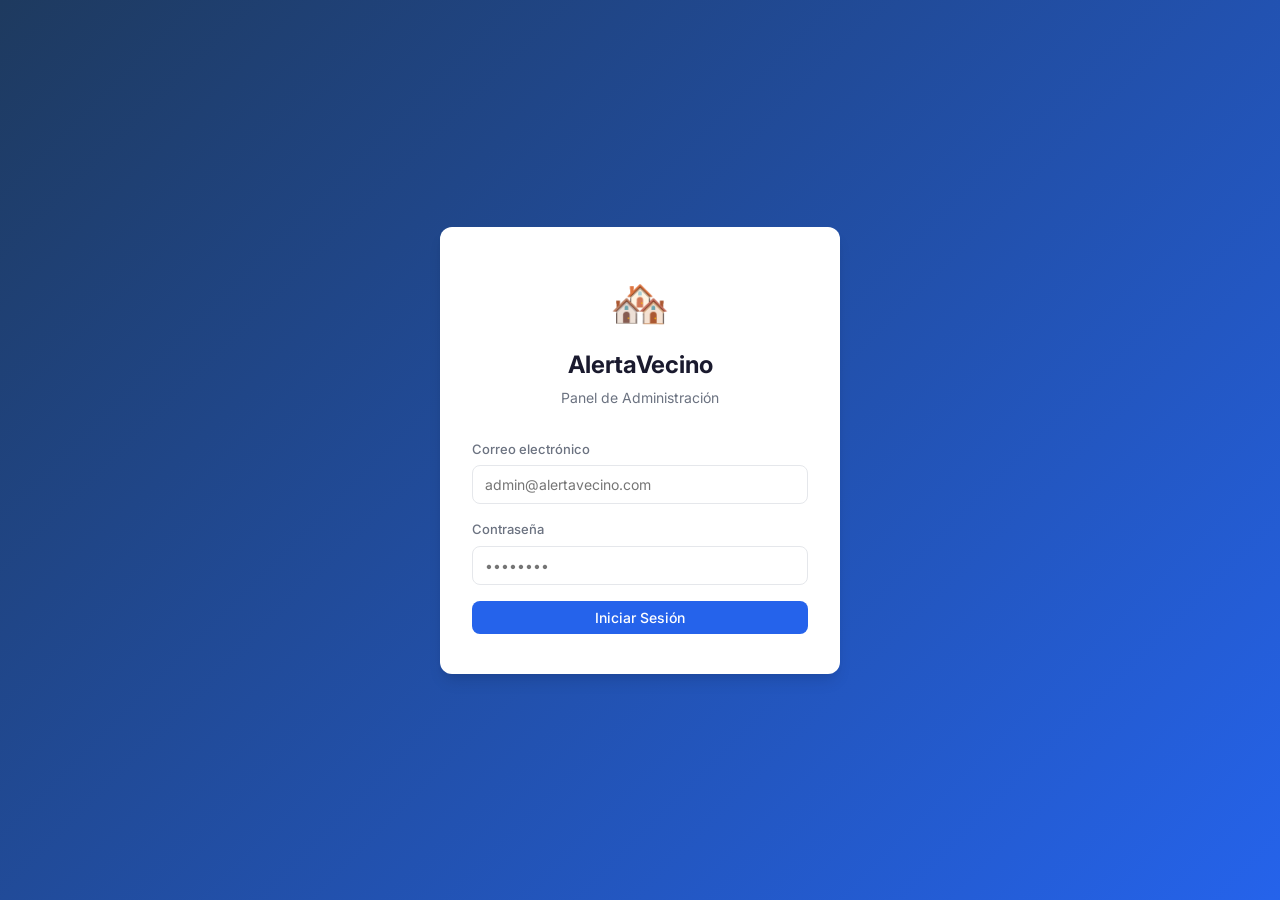
<file: admin_web/index.html>
<!DOCTYPE html>
<html lang="es">
<head>
  <meta charset="UTF-8">
  <meta name="viewport" content="width=device-width, initial-scale=1.0">
  <title>AlertaVecino — Panel</title>
  <link rel="preconnect" href="https://fonts.googleapis.com">
  <link rel="preconnect" href="https://fonts.gstatic.com" crossorigin>
  <link href="https://fonts.googleapis.com/css2?family=Inter:wght@400;500;600;700&display=swap" rel="stylesheet">
  <link rel="stylesheet" href="style.css">
</head>
<body>
  <!-- Login Screen -->
  <div id="login-screen" class="screen active">
    <div class="login-card">
      <div class="login-logo">
        <div class="logo-icon">🏘️</div>
        <h1>AlertaVecino</h1>
        <p class="subtitle">Panel de Administración</p>
      </div>
      <form id="login-form">
        <div class="form-group">
          <label for="login-email">Correo electrónico</label>
          <input type="email" id="login-email" placeholder="admin@alertavecino.com" required>
        </div>
        <div class="form-group">
          <label for="login-password">Contraseña</label>
          <input type="password" id="login-password" placeholder="••••••••" required>
        </div>
        <div id="login-error" class="error-msg hidden"></div>
        <button type="submit" id="login-btn" class="btn btn-primary btn-full">
          <span class="btn-text">Iniciar Sesión</span>
          <span class="btn-loader hidden"></span>
        </button>
      </form>
    </div>
  </div>

  <!-- Main App -->
  <div id="app-screen" class="screen">
    <nav class="navbar">
      <div class="nav-brand">
        <span class="brand-icon">🏘️</span>
        <span class="brand-text">AlertaVecino</span>
      </div>
      <div class="nav-tabs" id="nav-tabs">
        <!-- Tabs rendered dynamically based on role -->
      </div>
      <div class="nav-user">
        <span id="nav-user-email"></span>
        <span id="nav-user-role" class="role-badge"></span>
        <button id="logout-btn" class="btn btn-sm btn-outline">Salir</button>
      </div>
    </nav>

    <main class="main-content">
      <!-- Admin: User Management -->
      <section id="panel-users" class="panel hidden">
        <div class="panel-header">
          <h2>Gestión de Residentes</h2>
          <div class="filter-group">
            <button class="filter-btn active" data-status="">Todos</button>
            <button class="filter-btn" data-status="pending">Pendientes</button>
            <button class="filter-btn" data-status="approved">Aprobados</button>
            <button class="filter-btn" data-status="rejected">Rechazados</button>
          </div>
        </div>
        <div id="users-loading" class="loading-state">
          <div class="spinner"></div>
          <p>Cargando usuarios…</p>
        </div>
        <div id="users-empty" class="empty-state hidden">
          <p>No hay usuarios en esta categoría.</p>
        </div>
        <div id="users-table-wrap" class="hidden">
          <table class="data-table">
            <thead>
              <tr>
                <th>Nombre</th>
                <th>Email</th>
                <th>Teléfono</th>
                <th>Residencia</th>
                <th>Casa/Unidad</th>
                <th>Estado</th>
                <th>Registro</th>
                <th>Acciones</th>
              </tr>
            </thead>
            <tbody id="users-tbody"></tbody>
          </table>
        </div>
      </section>

      <!-- Guard: Pass Scanner -->
      <section id="panel-scanner" class="panel hidden">
        <div class="panel-header">
          <h2>Verificación de Pases</h2>
        </div>
        <div class="scanner-area">
          <div class="search-box">
            <label for="pass-id-input">ID del Pase (del código QR)</label>
            <div class="search-row">
              <input type="text" id="pass-id-input" placeholder="ej. 53fca3b3-b112-4d0b-ab34-dc50dc79d81e">
              <button id="search-pass-btn" class="btn btn-primary">Buscar</button>
            </div>
            <p class="hint">Escanea el código QR del visitante o ingresa el ID manualmente.</p>
          </div>
          <div id="pass-error" class="error-msg hidden"></div>
          <div id="pass-loading" class="loading-state hidden">
            <div class="spinner"></div>
            <p>Buscando pase…</p>
          </div>
          <div id="pass-result" class="hidden">
            <div class="pass-card">
              <div class="pass-header">
                <div class="pass-status-badge" id="pass-status-badge">ESPERADO</div>
                <div class="pass-type" id="pass-type">familiar</div>
              </div>
              <div class="pass-details">
                <div class="detail-grid">
                  <div class="detail-item">
                    <span class="detail-label">Visitante</span>
                    <span class="detail-value" id="pass-visitor-name">—</span>
                  </div>
                  <div class="detail-item">
                    <span class="detail-label">DPI</span>
                    <span class="detail-value" id="pass-dpi">—</span>
                  </div>
                  <div class="detail-item">
                    <span class="detail-label">Placa</span>
                    <span class="detail-value" id="pass-plate">—</span>
                  </div>
                  <div class="detail-item">
                    <span class="detail-label">Válido desde</span>
                    <span class="detail-value" id="pass-valid-from">—</span>
                  </div>
                  <div class="detail-item">
                    <span class="detail-label">Válido hasta</span>
                    <span class="detail-value" id="pass-valid-until">—</span>
                  </div>
                  <div class="detail-item">
                    <span class="detail-label">Hora de entrada</span>
                    <span class="detail-value" id="pass-entry-time">—</span>
                  </div>
                </div>
                <div class="resident-info">
                  <h4>Residente que autorizó</h4>
                  <div class="detail-grid">
                    <div class="detail-item">
                      <span class="detail-label">Nombre</span>
                      <span class="detail-value" id="pass-resident-name">—</span>
                    </div>
                    <div class="detail-item">
                      <span class="detail-label">Email</span>
                      <span class="detail-value" id="pass-resident-email">—</span>
                    </div>
                    <div class="detail-item">
                      <span class="detail-label">Residencia</span>
                      <span class="detail-value" id="pass-resident-residency">—</span>
                    </div>
                    <div class="detail-item">
                      <span class="detail-label">Casa</span>
                      <span class="detail-value" id="pass-resident-house">—</span>
                    </div>
                  </div>
                </div>
              </div>
              <div class="pass-actions" id="pass-actions">
                <!-- Dynamic action buttons -->
              </div>
            </div>
          </div>
        </div>
      </section>
    </main>
  </div>

  <!-- Confirm Dialog -->
  <div id="confirm-dialog" class="modal-overlay hidden">
    <div class="modal-card">
      <h3 id="confirm-title">Confirmar</h3>
      <p id="confirm-message">¿Está seguro?</p>
      <div class="modal-actions">
        <button id="confirm-cancel" class="btn btn-outline">Cancelar</button>
        <button id="confirm-ok" class="btn btn-primary">Confirmar</button>
      </div>
    </div>
  </div>

  <!-- Toast -->
  <div id="toast" class="toast hidden"></div>

  <script src="app.js"></script>
</body>
</html>
</file>
<file: admin_web/style.css>
/* ─── Tokens ─── */
:root {
  --bg: #f5f7fa;
  --surface: #ffffff;
  --text: #1a1a2e;
  --text-secondary: #6b7280;
  --border: #e5e7eb;
  --primary: #2563eb;
  --primary-hover: #1d4ed8;
  --success: #16a34a;
  --success-bg: #dcfce7;
  --warning: #d97706;
  --warning-bg: #fef3c7;
  --danger: #dc2626;
  --danger-bg: #fee2e2;
  --info: #0891b2;
  --info-bg: #cffafe;
  --radius: 8px;
  --radius-lg: 12px;
  --shadow: 0 1px 3px rgba(0,0,0,.1), 0 1px 2px rgba(0,0,0,.06);
  --shadow-lg: 0 10px 15px -3px rgba(0,0,0,.1), 0 4px 6px -2px rgba(0,0,0,.05);
  --font: 'Inter', system-ui, -apple-system, sans-serif;
}

/* ─── Reset ─── */
*, *::before, *::after { box-sizing: border-box; margin: 0; padding: 0; }
body {
  font-family: var(--font);
  background: var(--bg);
  color: var(--text);
  line-height: 1.5;
  min-height: 100vh;
}

/* ─── Screens ─── */
.screen { display: none; }
.screen.active { display: block; }

/* ─── Login ─── */
#login-screen {
  display: none;
  min-height: 100vh;
  align-items: center;
  justify-content: center;
  background: linear-gradient(135deg, #1e3a5f 0%, #2563eb 100%);
  padding: 16px;
}
#login-screen.active { display: flex; }

.login-card {
  background: var(--surface);
  border-radius: var(--radius-lg);
  padding: 40px 32px;
  width: 100%;
  max-width: 400px;
  box-shadow: var(--shadow-lg);
}
.login-logo { text-align: center; margin-bottom: 32px; }
.logo-icon { font-size: 48px; margin-bottom: 8px; }
.login-logo h1 { font-size: 24px; font-weight: 700; }
.login-logo .subtitle { color: var(--text-secondary); font-size: 14px; margin-top: 4px; }

.form-group { margin-bottom: 16px; }
.form-group label {
  display: block;
  font-size: 13px;
  font-weight: 500;
  color: var(--text-secondary);
  margin-bottom: 6px;
}
.form-group input {
  width: 100%;
  padding: 10px 12px;
  border: 1px solid var(--border);
  border-radius: var(--radius);
  font-size: 14px;
  font-family: var(--font);
  transition: border-color .15s;
}
.form-group input:focus {
  outline: none;
  border-color: var(--primary);
  box-shadow: 0 0 0 3px rgba(37,99,235,.15);
}

/* ─── Buttons ─── */
.btn {
  display: inline-flex;
  align-items: center;
  justify-content: center;
  gap: 6px;
  padding: 8px 16px;
  border: none;
  border-radius: var(--radius);
  font-size: 14px;
  font-weight: 500;
  font-family: var(--font);
  cursor: pointer;
  transition: background .15s, opacity .15s;
  white-space: nowrap;
}
.btn:disabled { opacity: .5; cursor: not-allowed; }
.btn-primary { background: var(--primary); color: #fff; }
.btn-primary:hover:not(:disabled) { background: var(--primary-hover); }
.btn-success { background: var(--success); color: #fff; }
.btn-success:hover:not(:disabled) { background: #15803d; }
.btn-danger { background: var(--danger); color: #fff; }
.btn-danger:hover:not(:disabled) { background: #b91c1c; }
.btn-warning { background: var(--warning); color: #fff; }
.btn-warning:hover:not(:disabled) { background: #b45309; }
.btn-outline {
  background: transparent;
  border: 1px solid var(--border);
  color: var(--text);
}
.btn-outline:hover:not(:disabled) { background: var(--bg); }
.btn-sm { padding: 4px 12px; font-size: 13px; }
.btn-full { width: 100%; }

.btn-loader {
  width: 16px; height: 16px;
  border: 2px solid rgba(255,255,255,.3);
  border-top-color: #fff;
  border-radius: 50%;
  animation: spin .6s linear infinite;
}
@keyframes spin { to { transform: rotate(360deg); } }

/* ─── Error ─── */
.error-msg {
  background: var(--danger-bg);
  color: var(--danger);
  padding: 10px 12px;
  border-radius: var(--radius);
  font-size: 13px;
  margin-bottom: 12px;
}

.hidden { display: none !important; }

/* ─── Navbar ─── */
.navbar {
  display: flex;
  align-items: center;
  gap: 16px;
  padding: 0 24px;
  height: 56px;
  background: var(--surface);
  border-bottom: 1px solid var(--border);
  box-shadow: var(--shadow);
  position: sticky;
  top: 0;
  z-index: 10;
}
.nav-brand { display: flex; align-items: center; gap: 8px; font-weight: 700; font-size: 16px; }
.brand-icon { font-size: 22px; }
.nav-tabs { display: flex; gap: 4px; margin-left: 32px; }
.nav-tab {
  padding: 6px 16px;
  border-radius: var(--radius);
  font-size: 13px;
  font-weight: 500;
  cursor: pointer;
  border: none;
  background: transparent;
  font-family: var(--font);
  color: var(--text-secondary);
  transition: background .15s, color .15s;
}
.nav-tab:hover { background: var(--bg); color: var(--text); }
.nav-tab.active { background: var(--primary); color: #fff; }
.nav-user { margin-left: auto; display: flex; align-items: center; gap: 10px; font-size: 13px; }
#nav-user-email { color: var(--text-secondary); }
.role-badge {
  padding: 2px 8px;
  border-radius: 9999px;
  font-size: 11px;
  font-weight: 600;
  text-transform: uppercase;
  letter-spacing: .5px;
}
.role-badge.admin { background: #ede9fe; color: #7c3aed; }
.role-badge.guard { background: #dbeafe; color: #2563eb; }
.role-badge.resident { background: #d1fae5; color: #059669; }

/* ─── Main Content ─── */
.main-content { padding: 24px; max-width: 1200px; margin: 0 auto; }
.panel-header {
  display: flex;
  align-items: center;
  justify-content: space-between;
  margin-bottom: 20px;
  flex-wrap: wrap;
  gap: 12px;
}
.panel-header h2 { font-size: 20px; font-weight: 600; }

/* ─── Filter Buttons ─── */
.filter-group { display: flex; gap: 4px; }
.filter-btn {
  padding: 6px 14px;
  border: 1px solid var(--border);
  border-radius: var(--radius);
  background: var(--surface);
  font-size: 13px;
  font-family: var(--font);
  cursor: pointer;
  color: var(--text-secondary);
  transition: all .15s;
}
.filter-btn:hover { border-color: var(--primary); color: var(--primary); }
.filter-btn.active { background: var(--primary); color: #fff; border-color: var(--primary); }

/* ─── Table ─── */
.data-table {
  width: 100%;
  border-collapse: collapse;
  background: var(--surface);
  border-radius: var(--radius-lg);
  overflow: hidden;
  box-shadow: var(--shadow);
}
.data-table th, .data-table td {
  padding: 12px 16px;
  text-align: left;
  font-size: 13px;
}
.data-table th {
  background: var(--bg);
  font-weight: 600;
  color: var(--text-secondary);
  text-transform: uppercase;
  font-size: 11px;
  letter-spacing: .5px;
}
.data-table tr { border-bottom: 1px solid var(--border); }
.data-table tr:last-child { border-bottom: none; }
.data-table tr:hover td { background: #f9fafb; }

/* Status badges in table */
.status-chip {
  display: inline-block;
  padding: 2px 10px;
  border-radius: 9999px;
  font-size: 12px;
  font-weight: 500;
}
.status-chip.pending { background: var(--warning-bg); color: var(--warning); }
.status-chip.approved { background: var(--success-bg); color: var(--success); }
.status-chip.rejected { background: var(--danger-bg); color: var(--danger); }

.action-group { display: flex; gap: 6px; }

/* ─── Loading / Empty ─── */
.loading-state, .empty-state {
  text-align: center;
  padding: 48px 16px;
  color: var(--text-secondary);
}
.spinner {
  width: 32px; height: 32px;
  border: 3px solid var(--border);
  border-top-color: var(--primary);
  border-radius: 50%;
  animation: spin .7s linear infinite;
  margin: 0 auto 12px;
}

/* ─── Scanner ─── */
.scanner-area { max-width: 720px; }
.search-box { margin-bottom: 20px; }
.search-box label { display: block; font-size: 13px; font-weight: 500; color: var(--text-secondary); margin-bottom: 6px; }
.search-row { display: flex; gap: 8px; }
.search-row input {
  flex: 1;
  padding: 10px 12px;
  border: 1px solid var(--border);
  border-radius: var(--radius);
  font-size: 14px;
  font-family: var(--font);
}
.search-row input:focus { outline: none; border-color: var(--primary); box-shadow: 0 0 0 3px rgba(37,99,235,.15); }
.hint { font-size: 12px; color: var(--text-secondary); margin-top: 6px; }

/* ─── Pass Card ─── */
.pass-card {
  background: var(--surface);
  border-radius: var(--radius-lg);
  box-shadow: var(--shadow);
  overflow: hidden;
}
.pass-header {
  display: flex;
  align-items: center;
  justify-content: space-between;
  padding: 16px 20px;
  background: var(--bg);
  border-bottom: 1px solid var(--border);
}
.pass-status-badge {
  padding: 4px 12px;
  border-radius: var(--radius);
  font-size: 13px;
  font-weight: 600;
  text-transform: uppercase;
  letter-spacing: .5px;
}
.pass-status-badge.expected { background: var(--info-bg); color: var(--info); }
.pass-status-badge.at_gate { background: var(--warning-bg); color: var(--warning); }
.pass-status-badge.entered { background: var(--success-bg); color: var(--success); }
.pass-status-badge.expired { background: var(--danger-bg); color: var(--danger); }

.pass-type {
  padding: 4px 10px;
  border-radius: 9999px;
  font-size: 12px;
  font-weight: 500;
  background: #ede9fe;
  color: #7c3aed;
}
.pass-details { padding: 20px; }
.detail-grid {
  display: grid;
  grid-template-columns: repeat(auto-fill, minmax(200px, 1fr));
  gap: 16px;
  margin-bottom: 20px;
}
.detail-item { }
.detail-label { display: block; font-size: 11px; font-weight: 600; text-transform: uppercase; color: var(--text-secondary); letter-spacing: .5px; margin-bottom: 2px; }
.detail-value { font-size: 15px; font-weight: 500; }

.resident-info {
  border-top: 1px solid var(--border);
  padding-top: 16px;
}
.resident-info h4 { font-size: 14px; font-weight: 600; margin-bottom: 12px; color: var(--text-secondary); }

.pass-actions {
  display: flex;
  gap: 8px;
  padding: 16px 20px;
  border-top: 1px solid var(--border);
  background: var(--bg);
}

/* ─── Modal ─── */
.modal-overlay {
  position: fixed;
  inset: 0;
  background: rgba(0,0,0,.4);
  display: flex;
  align-items: center;
  justify-content: center;
  z-index: 100;
  padding: 16px;
}
.modal-card {
  background: var(--surface);
  border-radius: var(--radius-lg);
  padding: 24px;
  max-width: 400px;
  width: 100%;
  box-shadow: var(--shadow-lg);
}
.modal-card h3 { font-size: 18px; margin-bottom: 8px; }
.modal-card p { font-size: 14px; color: var(--text-secondary); margin-bottom: 20px; }
.modal-actions { display: flex; gap: 8px; justify-content: flex-end; }

/* ─── Toast ─── */
.toast {
  position: fixed;
  bottom: 24px;
  right: 24px;
  padding: 12px 20px;
  border-radius: var(--radius);
  font-size: 14px;
  font-weight: 500;
  color: #fff;
  background: var(--text);
  box-shadow: var(--shadow-lg);
  z-index: 200;
  transition: opacity .3s, transform .3s;
}
.toast.success { background: var(--success); }
.toast.error { background: var(--danger); }
.toast.show { opacity: 1; transform: translateY(0); }

/* ─── Responsive ─── */
@media (max-width: 768px) {
  .navbar { flex-wrap: wrap; height: auto; padding: 12px 16px; gap: 8px; }
  .nav-tabs { margin-left: 0; order: 3; width: 100%; }
  .nav-user { font-size: 12px; }
  .main-content { padding: 16px; }
  .panel-header { flex-direction: column; align-items: flex-start; }
  .filter-group { flex-wrap: wrap; }
  .data-table { font-size: 12px; }
  .data-table th, .data-table td { padding: 8px 10px; }
  .detail-grid { grid-template-columns: 1fr 1fr; }
  .search-row { flex-direction: column; }
  #nav-user-email { display: none; }
}
</file>
